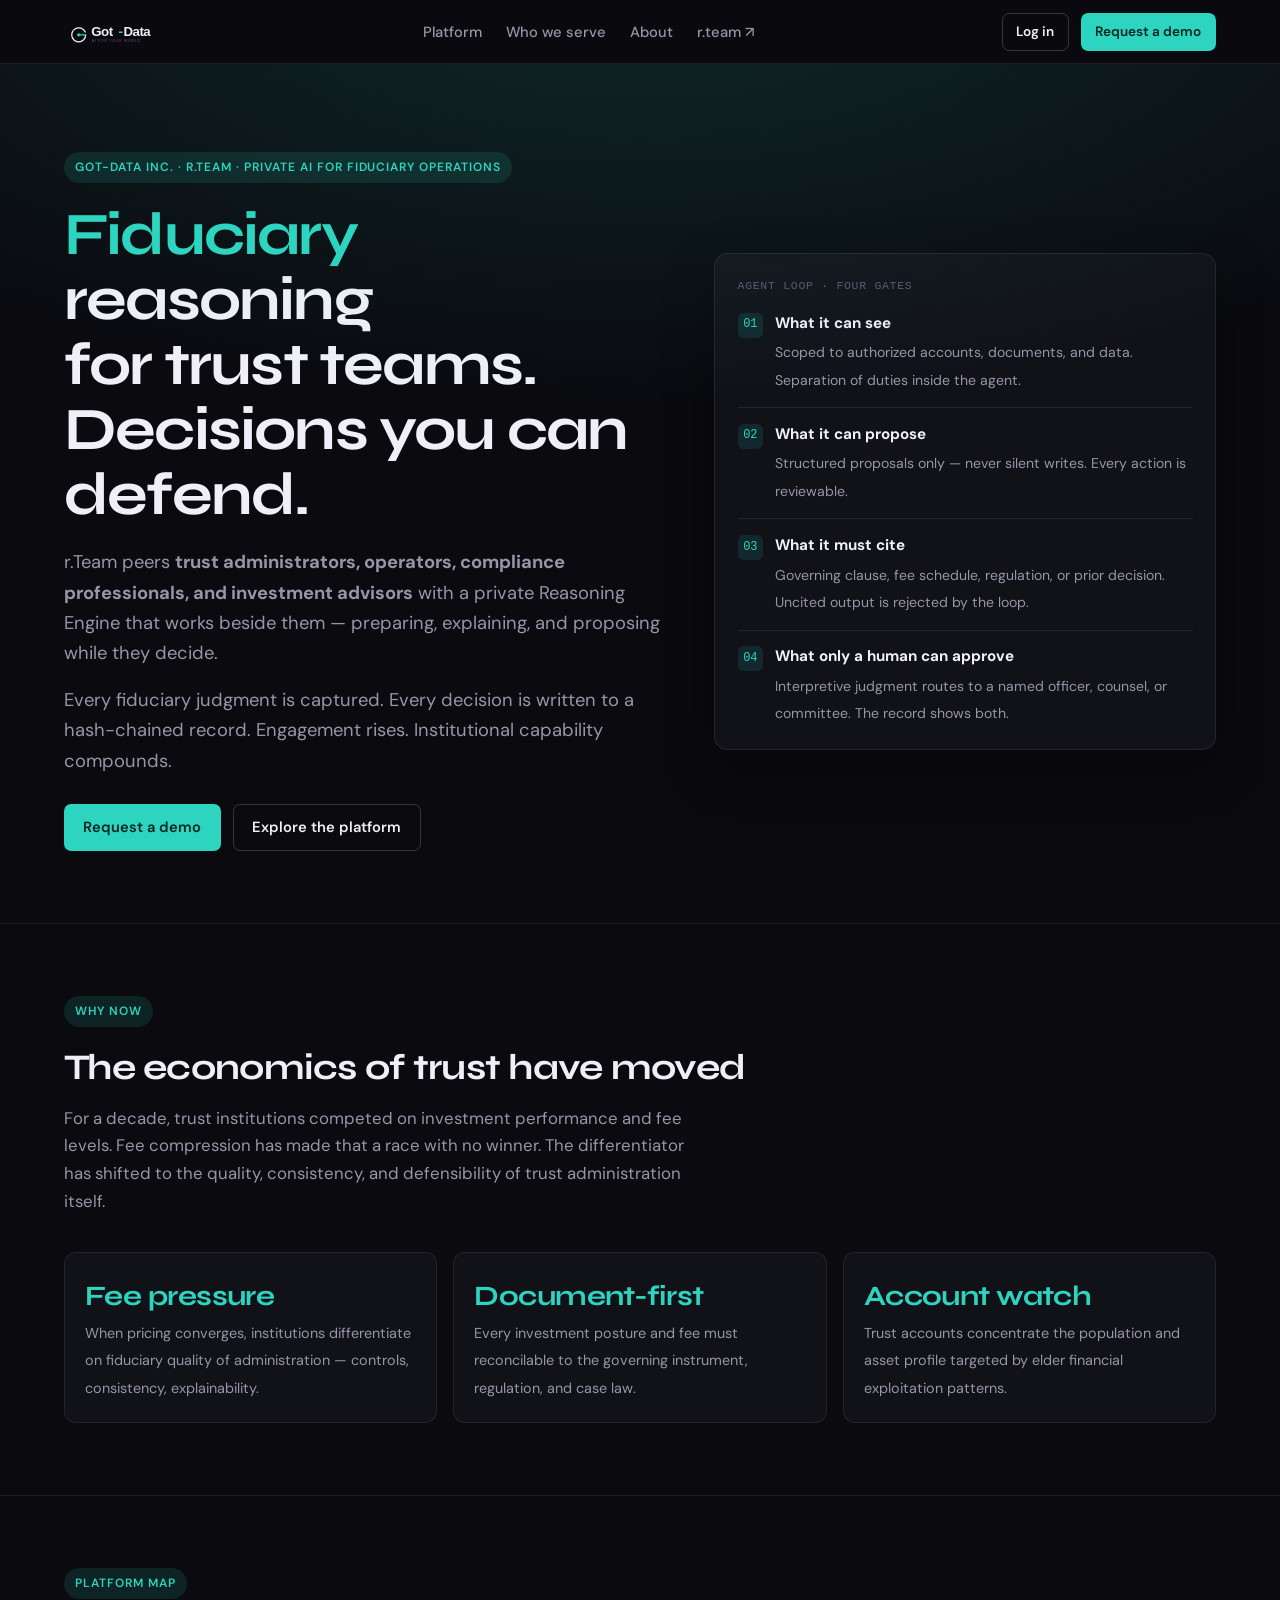
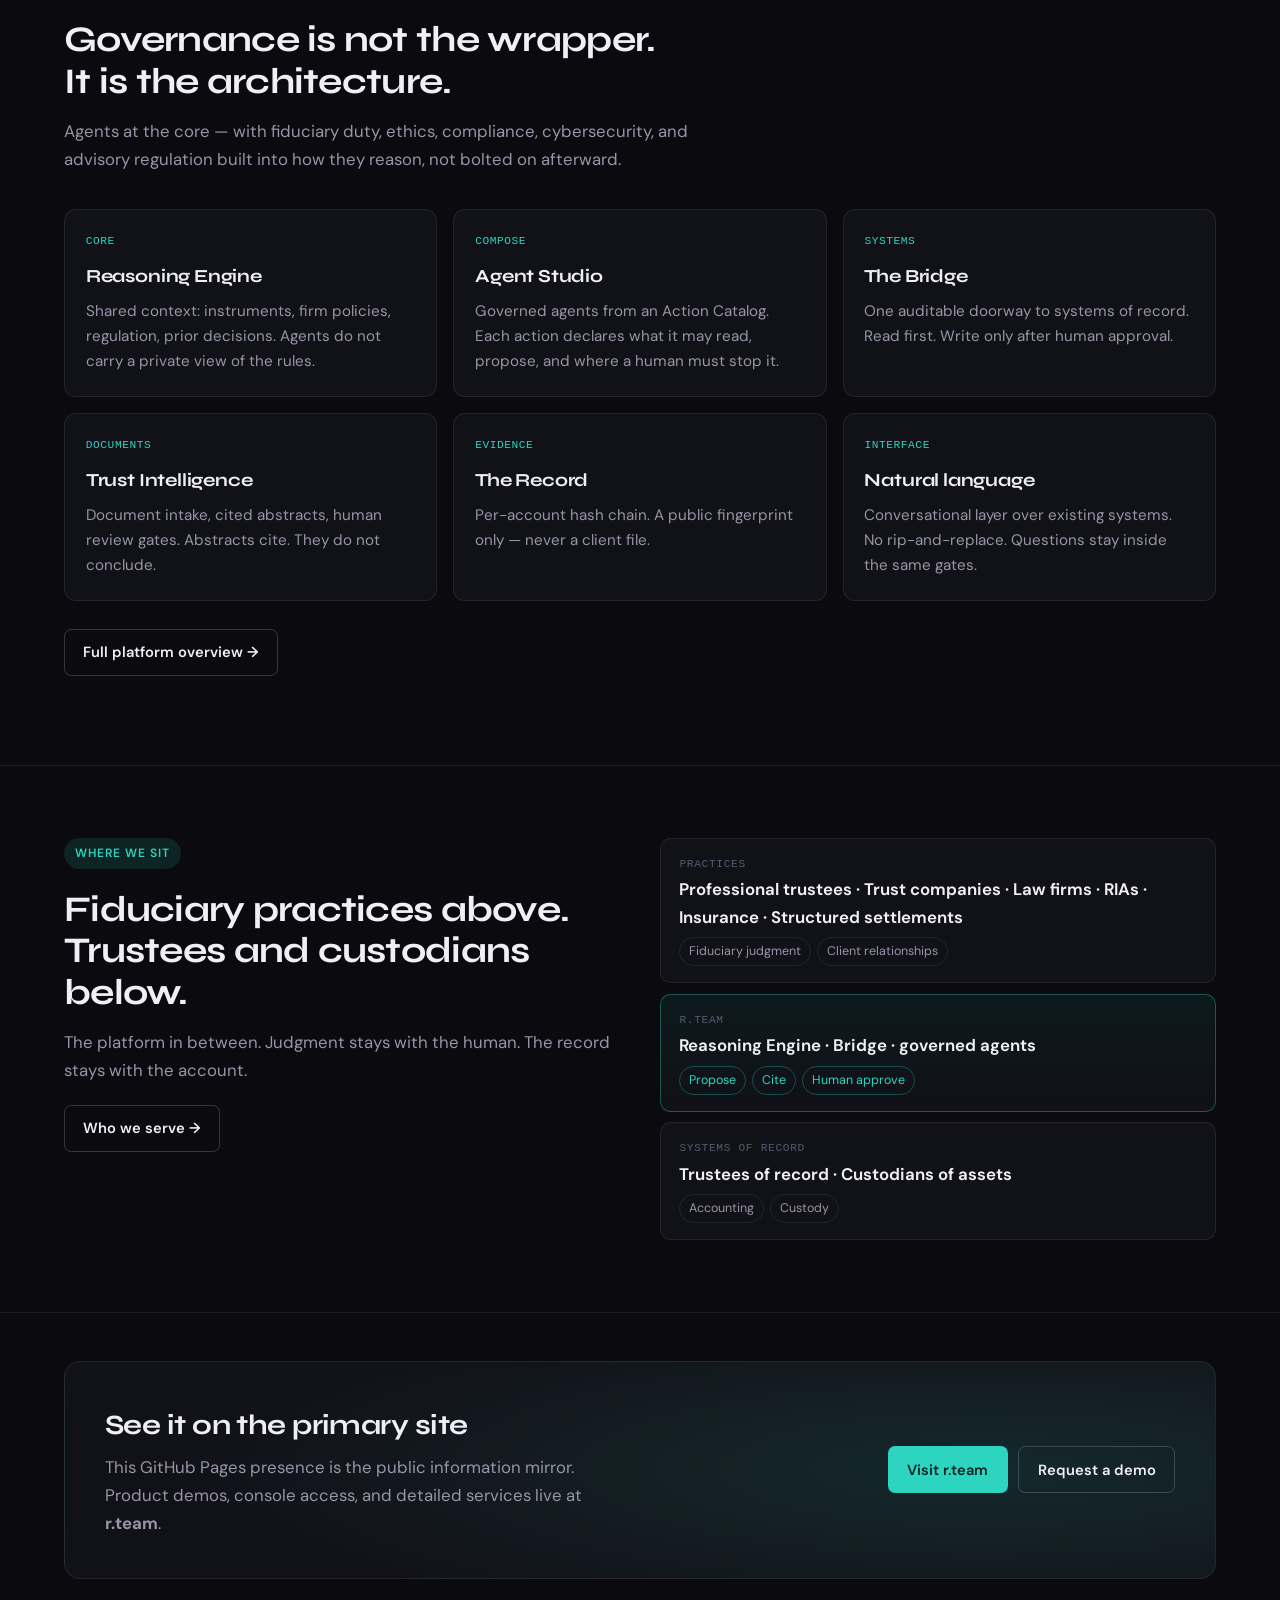
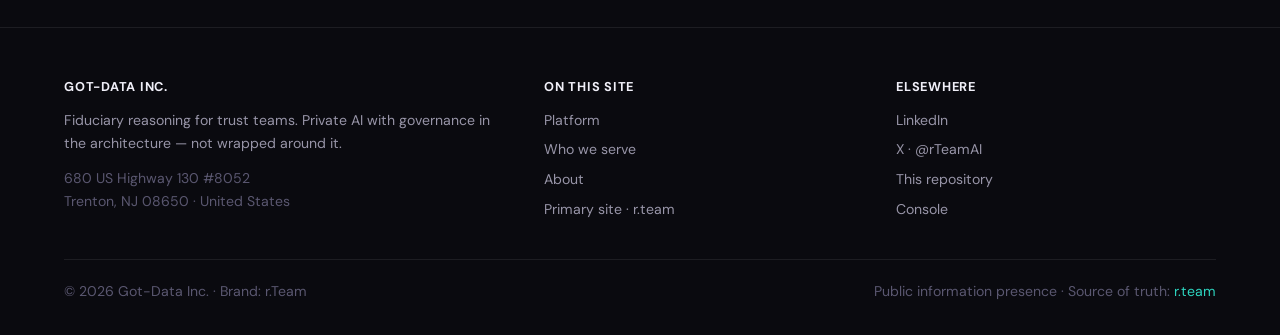
<file: index.html>
<!DOCTYPE html>
<html lang="en">
<head>
  <meta charset="utf-8" />
  <meta name="viewport" content="width=device-width, initial-scale=1" />
  <meta name="theme-color" content="#2DD4BF" />
  <title>r.Team by Got-Data | Fiduciary Reasoning for Trust Teams</title>
  <meta name="description" content="Public presence for r.Team by Got-Data Inc. — private fiduciary reasoning for trust administrators, operators, compliance, and investment advisors." />
  <meta property="og:title" content="r.Team by Got-Data | Fiduciary Reasoning for Trust Teams" />
  <meta property="og:description" content="Public presence for r.Team by Got-Data Inc. — private fiduciary reasoning for trust administrators, operators, compliance, and investment advisors." />
  <meta property="og:type" content="website" />
  <meta property="og:url" content="https://steve-rteam.github.io/got-data/index.html" />
  <meta property="og:site_name" content="r.Team by Got-Data Inc." />
  <link rel="canonical" href="https://steve-rteam.github.io/got-data/index.html" />
  <link rel="icon" href="assets/icon.svg" type="image/svg+xml" />
  <link rel="preconnect" href="https://fonts.googleapis.com" />
  <link rel="preconnect" href="https://fonts.gstatic.com" crossorigin />
  <link href="https://fonts.googleapis.com/css2?family=DM+Sans:ital,opsz,wght@0,9..40,400;0,9..40,500;0,9..40,600;0,9..40,700;1,9..40,400&family=Syne:wght@600;700;800&display=swap" rel="stylesheet" />
  <link rel="stylesheet" href="css/site.css" />
  <script type="application/ld+json">
  {{
    "@context": "https://schema.org",
    "@type": "Organization",
    "name": "Got-Data Inc.",
    "alternateName": ["Got Data", "GotData", "r.Team"],
    "url": "https://r.team",
    "description": "Fiduciary Reasoning Platform built with agents at the core — for trust companies, RIAs, family offices, and bank wealth and trust departments.",
    "logo": "https://steve-rteam.github.io/got-data/assets/logo.svg",
    "brand": {{"@type": "Brand", "name": "r.Team"}},
    "founder": {{"@type": "Person", "name": "Steve Quinn", "jobTitle": "Founder & Context Architect"}},
    "sameAs": [
      "https://www.linkedin.com/company/got-data-inc",
      "https://x.com/rTeamAI",
      "https://github.com/steve-rteam/got-data"
    ],
    "address": {{
      "@type": "PostalAddress",
      "streetAddress": "680 US Highway 130 #8052",
      "addressLocality": "Trenton",
      "addressRegion": "NJ",
      "postalCode": "08650",
      "addressCountry": "US"
    }}
  }}
  </script>
</head>
<body>
  <a class="skip" href="#main">Skip to main content</a>
  <header class="site-header">
    <div class="container header-inner">
      <a class="brand" href="index.html" aria-label="r.Team home">
        <img src="assets/logo.svg" alt="r.Team — Got-Data Inc." height="28" />
      </a>
      <nav class="nav" aria-label="Primary">
        <a href="platform.html">Platform</a>
        <a href="who-we-serve.html">Who we serve</a>
        <a href="about.html">About</a>
        <a href="https://r.team" rel="noopener">r.team ↗</a>
      </nav>
      <div class="header-cta">
        <a class="btn btn-ghost btn-sm" href="https://console.r.team" rel="noopener">Log in</a>
        <a class="btn btn-primary btn-sm" href="https://r.team/contact?intent=demo" rel="noopener">Request a demo</a>
      </div>
      <button class="nav-toggle" type="button" aria-expanded="false" aria-controls="mobile-nav" id="nav-toggle">Menu</button>
    </div>
    <div class="mobile-nav" id="mobile-nav" hidden>
      <a href="platform.html">Platform</a>
      <a href="who-we-serve.html">Who we serve</a>
      <a href="about.html">About</a>
      <a href="https://r.team" rel="noopener">r.team</a>
      <a href="https://r.team/contact?intent=demo" rel="noopener">Request a demo</a>
    </div>
  </header>
  <main id="main">

<section class="hero">
  <div class="container hero-grid">
    <div>
      <span class="section-label">Got-Data Inc. · r.Team · Private AI for fiduciary operations</span>
      <h1><span class="accent">Fiduciary</span> reasoning<br/>for trust teams.<br/>Decisions you can defend.</h1>
      <p class="lead">
        r.Team peers <strong>trust administrators, operators, compliance professionals, and investment advisors</strong>
        with a private Reasoning Engine that works beside them — preparing, explaining, and proposing while they decide.
      </p>
      <p class="lead">
        Every fiduciary judgment is captured. Every decision is written to a hash-chained record.
        Engagement rises. Institutional capability compounds.
      </p>
      <div class="hero-actions">
        <a class="btn btn-primary" href="https://r.team/contact?intent=demo" rel="noopener">Request a demo</a>
        <a class="btn btn-ghost" href="platform.html">Explore the platform</a>
      </div>
    </div>
    <aside class="panel" aria-label="Four fiduciary gates">
      <p class="panel-title">Agent loop · four gates</p>
      <div class="gate">
        <div class="gate-item"><div class="gate-num">01</div><div><strong>What it can see</strong><span>Scoped to authorized accounts, documents, and data. Separation of duties inside the agent.</span></div></div>
        <div class="gate-item"><div class="gate-num">02</div><div><strong>What it can propose</strong><span>Structured proposals only — never silent writes. Every action is reviewable.</span></div></div>
        <div class="gate-item"><div class="gate-num">03</div><div><strong>What it must cite</strong><span>Governing clause, fee schedule, regulation, or prior decision. Uncited output is rejected by the loop.</span></div></div>
        <div class="gate-item"><div class="gate-num">04</div><div><strong>What only a human can approve</strong><span>Interpretive judgment routes to a named officer, counsel, or committee. The record shows both.</span></div></div>
      </div>
    </aside>
  </div>
</section>

<section>
  <div class="container">
    <span class="section-label">Why now</span>
    <h2 class="h2">The economics of trust have moved</h2>
    <p class="section-intro">
      For a decade, trust institutions competed on investment performance and fee levels.
      Fee compression has made that a race with no winner. The differentiator has shifted to the
      quality, consistency, and defensibility of trust administration itself.
    </p>
    <div class="stats">
      <div class="stat"><strong>Fee pressure</strong><span>When pricing converges, institutions differentiate on fiduciary quality of administration — controls, consistency, explainability.</span></div>
      <div class="stat"><strong>Document-first</strong><span>Every investment posture and fee must reconcilable to the governing instrument, regulation, and case law.</span></div>
      <div class="stat"><strong>Account watch</strong><span>Trust accounts concentrate the population and asset profile targeted by elder financial exploitation patterns.</span></div>
    </div>
  </div>
</section>

<section>
  <div class="container">
    <span class="section-label">Platform map</span>
    <h2 class="h2">Governance is not the wrapper.<br/>It is the architecture.</h2>
    <p class="section-intro">
      Agents at the core — with fiduciary duty, ethics, compliance, cybersecurity, and advisory
      regulation built into how they reason, not bolted on afterward.
    </p>
    <div class="cards">
      <article class="card"><div class="meta">Core</div><h3>Reasoning Engine</h3><p>Shared context: instruments, firm policies, regulation, prior decisions. Agents do not carry a private view of the rules.</p></article>
      <article class="card"><div class="meta">Compose</div><h3>Agent Studio</h3><p>Governed agents from an Action Catalog. Each action declares what it may read, propose, and where a human must stop it.</p></article>
      <article class="card"><div class="meta">Systems</div><h3>The Bridge</h3><p>One auditable doorway to systems of record. Read first. Write only after human approval.</p></article>
      <article class="card"><div class="meta">Documents</div><h3>Trust Intelligence</h3><p>Document intake, cited abstracts, human review gates. Abstracts cite. They do not conclude.</p></article>
      <article class="card"><div class="meta">Evidence</div><h3>The Record</h3><p>Per-account hash chain. A public fingerprint only — never a client file.</p></article>
      <article class="card"><div class="meta">Interface</div><h3>Natural language</h3><p>Conversational layer over existing systems. No rip-and-replace. Questions stay inside the same gates.</p></article>
    </div>
    <p style="margin-top:1.75rem"><a class="btn btn-ghost" href="platform.html">Full platform overview →</a></p>
  </div>
</section>

<section>
  <div class="container split">
    <div>
      <span class="section-label">Where we sit</span>
      <h2 class="h2">Fiduciary practices above.<br/>Trustees and custodians below.</h2>
      <p class="section-intro" style="margin-bottom:1.25rem">
        The platform in between. Judgment stays with the human. The record stays with the account.
      </p>
      <a class="btn btn-ghost" href="who-we-serve.html">Who we serve →</a>
    </div>
    <div class="stack-layers" aria-label="Stack diagram">
      <div class="layer">
        <div class="label">Practices</div>
        <div class="title">Professional trustees · Trust companies · Law firms · RIAs · Insurance · Structured settlements</div>
        <div class="chips"><span class="chip">Fiduciary judgment</span><span class="chip">Client relationships</span></div>
      </div>
      <div class="layer mid">
        <div class="label">r.Team</div>
        <div class="title">Reasoning Engine · Bridge · governed agents</div>
        <div class="chips"><span class="chip">Propose</span><span class="chip">Cite</span><span class="chip">Human approve</span></div>
      </div>
      <div class="layer">
        <div class="label">Systems of record</div>
        <div class="title">Trustees of record · Custodians of assets</div>
        <div class="chips"><span class="chip">Accounting</span><span class="chip">Custody</span></div>
      </div>
    </div>
  </div>
</section>

<section class="tight">
  <div class="container">
    <div class="cta-band">
      <div>
        <h2>See it on the primary site</h2>
        <p>This GitHub Pages presence is the public information mirror. Product demos, console access, and detailed services live at <strong>r.team</strong>.</p>
      </div>
      <div style="display:flex;gap:0.65rem;flex-wrap:wrap">
        <a class="btn btn-primary" href="https://r.team" rel="noopener">Visit r.team</a>
        <a class="btn btn-ghost" href="https://r.team/contact?intent=demo" rel="noopener">Request a demo</a>
      </div>
    </div>
  </div>
</section>

  </main>
  <footer class="site-footer">
    <div class="container">
      <div class="footer-grid">
        <div>
          <h4>Got-Data Inc.</h4>
          <p style="margin:0 0 0.75rem;color:var(--text-secondary);max-width:28rem">
            Fiduciary reasoning for trust teams. Private AI with governance in the architecture —
            not wrapped around it.
          </p>
          <p style="margin:0">680 US Highway 130 #8052<br/>Trenton, NJ 08650 · United States</p>
        </div>
        <div>
          <h4>On this site</h4>
          <a href="platform.html">Platform</a>
          <a href="who-we-serve.html">Who we serve</a>
          <a href="about.html">About</a>
          <a href="https://r.team" rel="noopener">Primary site · r.team</a>
        </div>
        <div>
          <h4>Elsewhere</h4>
          <a href="https://www.linkedin.com/company/got-data-inc" rel="noopener">LinkedIn</a>
          <a href="https://x.com/rTeamAI" rel="noopener">X · @rTeamAI</a>
          <a href="https://github.com/steve-rteam/got-data" rel="noopener">This repository</a>
          <a href="https://console.r.team" rel="noopener">Console</a>
        </div>
      </div>
      <div class="footer-bottom">
        <span>© 2026 Got-Data Inc. · Brand: r.Team</span>
        <span>Public information presence · Source of truth: <a href="https://r.team">r.team</a></span>
      </div>
    </div>
  </footer>
  <script>
    const btn = document.getElementById('nav-toggle');
    const panel = document.getElementById('mobile-nav');
    if (btn && panel) {
      btn.addEventListener('click', () => {
        const open = panel.classList.toggle('open');
        panel.hidden = !open;
        btn.setAttribute('aria-expanded', open ? 'true' : 'false');
      });
    }
  </script>
</body>
</html>
</file>
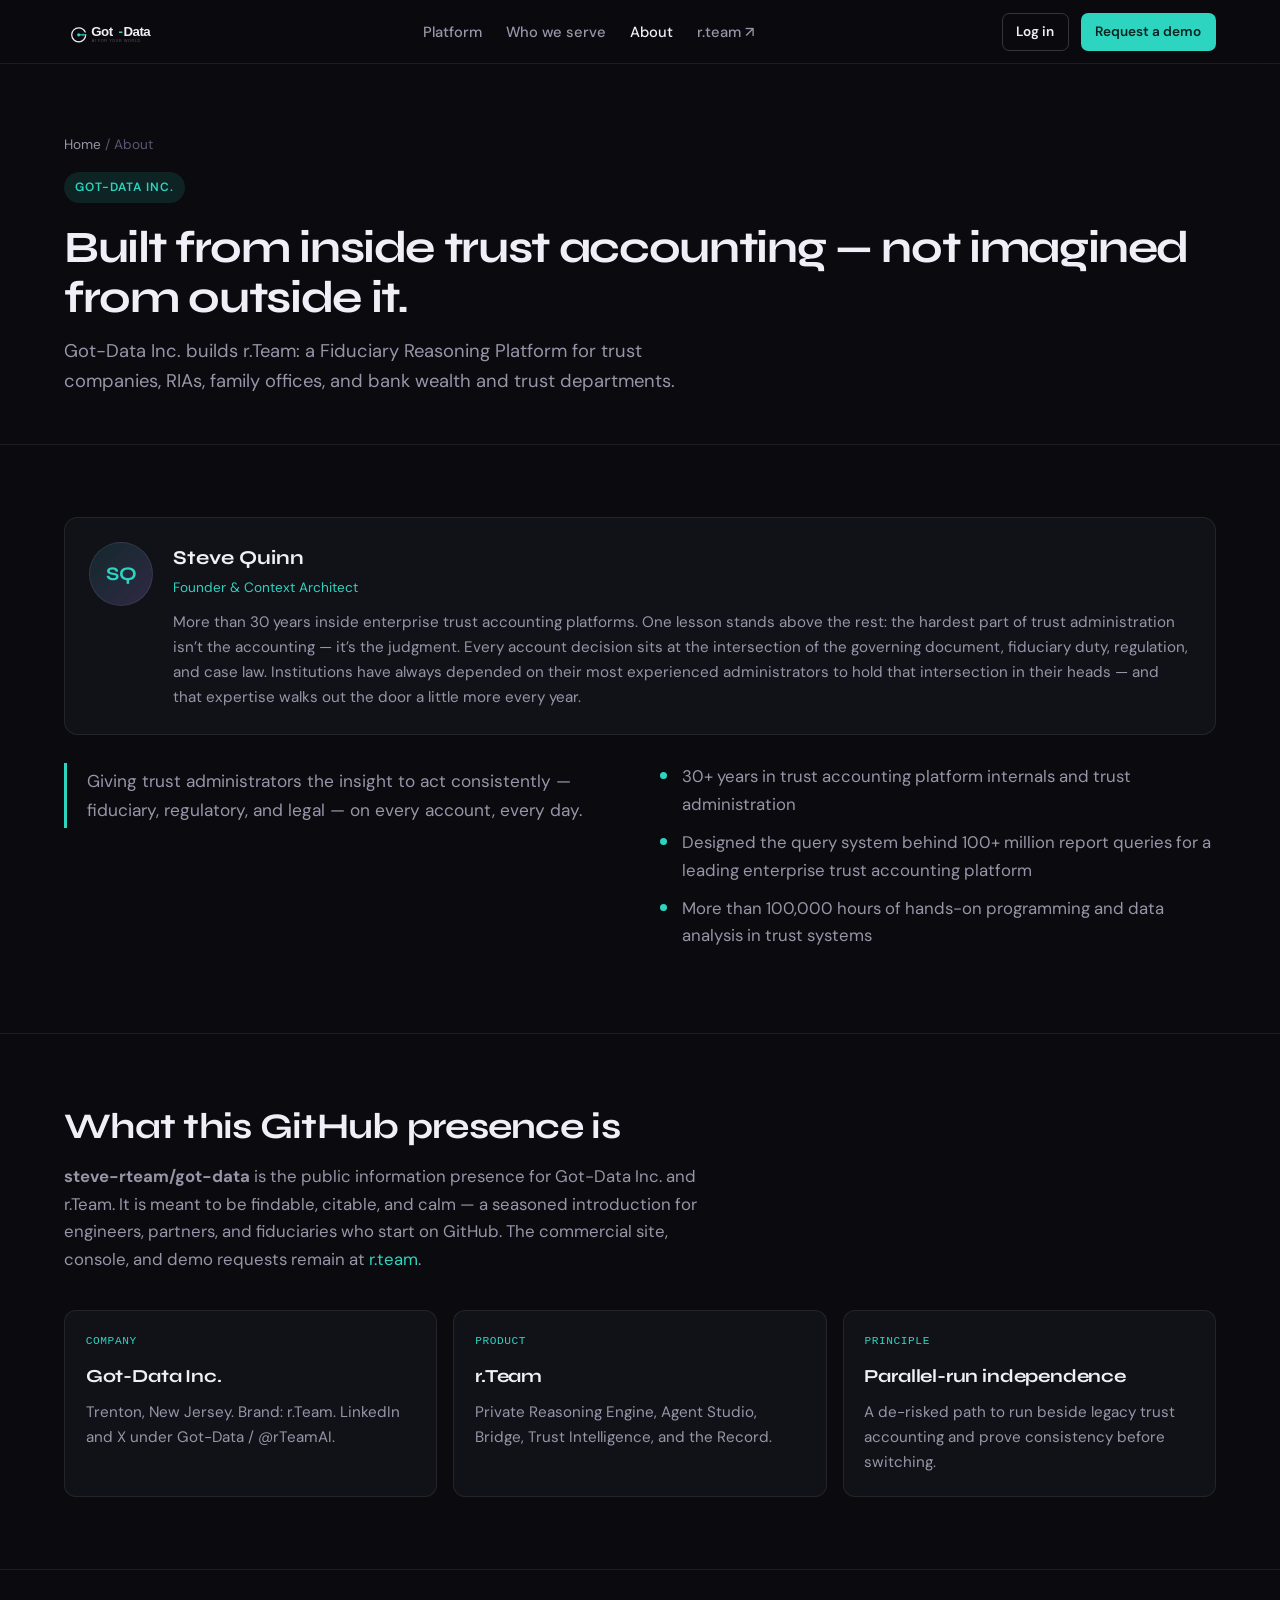
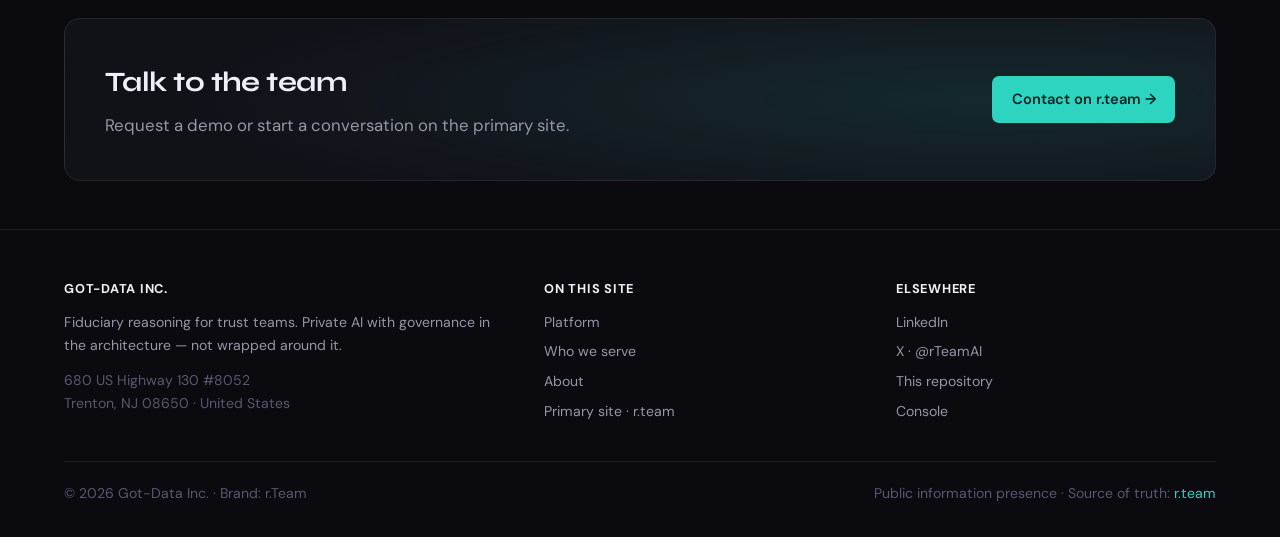
<file: about.html>
<!DOCTYPE html>
<html lang="en">
<head>
  <meta charset="utf-8" />
  <meta name="viewport" content="width=device-width, initial-scale=1" />
  <meta name="theme-color" content="#2DD4BF" />
  <title>About Got-Data Inc. and r.Team</title>
  <meta name="description" content="About Got-Data Inc., founder Steve Quinn, and the public GitHub presence for r.Team." />
  <meta property="og:title" content="About Got-Data Inc. and r.Team" />
  <meta property="og:description" content="About Got-Data Inc., founder Steve Quinn, and the public GitHub presence for r.Team." />
  <meta property="og:type" content="website" />
  <meta property="og:url" content="https://steve-rteam.github.io/got-data/about.html" />
  <meta property="og:site_name" content="r.Team by Got-Data Inc." />
  <link rel="canonical" href="https://steve-rteam.github.io/got-data/about.html" />
  <link rel="icon" href="assets/icon.svg" type="image/svg+xml" />
  <link rel="preconnect" href="https://fonts.googleapis.com" />
  <link rel="preconnect" href="https://fonts.gstatic.com" crossorigin />
  <link href="https://fonts.googleapis.com/css2?family=DM+Sans:ital,opsz,wght@0,9..40,400;0,9..40,500;0,9..40,600;0,9..40,700;1,9..40,400&family=Syne:wght@600;700;800&display=swap" rel="stylesheet" />
  <link rel="stylesheet" href="css/site.css" />
  <script type="application/ld+json">
  {{
    "@context": "https://schema.org",
    "@type": "Organization",
    "name": "Got-Data Inc.",
    "alternateName": ["Got Data", "GotData", "r.Team"],
    "url": "https://r.team",
    "description": "Fiduciary Reasoning Platform built with agents at the core — for trust companies, RIAs, family offices, and bank wealth and trust departments.",
    "logo": "https://steve-rteam.github.io/got-data/assets/logo.svg",
    "brand": {{"@type": "Brand", "name": "r.Team"}},
    "founder": {{"@type": "Person", "name": "Steve Quinn", "jobTitle": "Founder & Context Architect"}},
    "sameAs": [
      "https://www.linkedin.com/company/got-data-inc",
      "https://x.com/rTeamAI",
      "https://github.com/steve-rteam/got-data"
    ],
    "address": {{
      "@type": "PostalAddress",
      "streetAddress": "680 US Highway 130 #8052",
      "addressLocality": "Trenton",
      "addressRegion": "NJ",
      "postalCode": "08650",
      "addressCountry": "US"
    }}
  }}
  </script>
</head>
<body>
  <a class="skip" href="#main">Skip to main content</a>
  <header class="site-header">
    <div class="container header-inner">
      <a class="brand" href="index.html" aria-label="r.Team home">
        <img src="assets/logo.svg" alt="r.Team — Got-Data Inc." height="28" />
      </a>
      <nav class="nav" aria-label="Primary">
        <a href="platform.html">Platform</a>
        <a href="who-we-serve.html">Who we serve</a>
        <a href="about.html" aria-current="page">About</a>
        <a href="https://r.team" rel="noopener">r.team ↗</a>
      </nav>
      <div class="header-cta">
        <a class="btn btn-ghost btn-sm" href="https://console.r.team" rel="noopener">Log in</a>
        <a class="btn btn-primary btn-sm" href="https://r.team/contact?intent=demo" rel="noopener">Request a demo</a>
      </div>
      <button class="nav-toggle" type="button" aria-expanded="false" aria-controls="mobile-nav" id="nav-toggle">Menu</button>
    </div>
    <div class="mobile-nav" id="mobile-nav" hidden>
      <a href="platform.html">Platform</a>
      <a href="who-we-serve.html">Who we serve</a>
      <a href="about.html">About</a>
      <a href="https://r.team" rel="noopener">r.team</a>
      <a href="https://r.team/contact?intent=demo" rel="noopener">Request a demo</a>
    </div>
  </header>
  <main id="main">

<section class="page-hero">
  <div class="container">
    <p class="crumbs"><a href="index.html">Home</a> / About</p>
    <span class="section-label">Got-Data Inc.</span>
    <h1>Built from inside trust accounting — not imagined from outside it.</h1>
    <p class="lead">
      Got-Data Inc. builds r.Team: a Fiduciary Reasoning Platform for trust companies, RIAs,
      family offices, and bank wealth and trust departments.
    </p>
  </div>
</section>

<section>
  <div class="container">
    <div class="founder">
      <div class="avatar" aria-hidden="true">SQ</div>
      <div>
        <h3>Steve Quinn</h3>
        <div class="role">Founder &amp; Context Architect</div>
        <p>
          More than 30 years inside enterprise trust accounting platforms. One lesson stands above the rest:
          the hardest part of trust administration isn’t the accounting — it’s the judgment. Every account
          decision sits at the intersection of the governing document, fiduciary duty, regulation, and case law.
          Institutions have always depended on their most experienced administrators to hold that intersection
          in their heads — and that expertise walks out the door a little more every year.
        </p>
      </div>
    </div>
    <div style="margin-top:1.75rem" class="split">
      <blockquote class="quote">
        Giving trust administrators the insight to act consistently — fiduciary, regulatory, and legal —
        on every account, every day.
      </blockquote>
      <ul class="list-check">
        <li>30+ years in trust accounting platform internals and trust administration</li>
        <li>Designed the query system behind 100+ million report queries for a leading enterprise trust accounting platform</li>
        <li>More than 100,000 hours of hands-on programming and data analysis in trust systems</li>
      </ul>
    </div>
  </div>
</section>

<section>
  <div class="container">
    <h2 class="h2">What this GitHub presence is</h2>
    <p class="section-intro">
      <strong>steve-rteam/got-data</strong> is the public information presence for Got-Data Inc. and r.Team.
      It is meant to be findable, citable, and calm — a seasoned introduction for engineers, partners,
      and fiduciaries who start on GitHub. The commercial site, console, and demo requests remain at
      <a href="https://r.team">r.team</a>.
    </p>
    <div class="cards">
      <article class="card"><div class="meta">Company</div><h3>Got-Data Inc.</h3><p>Trenton, New Jersey. Brand: r.Team. LinkedIn and X under Got-Data / @rTeamAI.</p></article>
      <article class="card"><div class="meta">Product</div><h3>r.Team</h3><p>Private Reasoning Engine, Agent Studio, Bridge, Trust Intelligence, and the Record.</p></article>
      <article class="card"><div class="meta">Principle</div><h3>Parallel-run independence</h3><p>A de-risked path to run beside legacy trust accounting and prove consistency before switching.</p></article>
    </div>
  </div>
</section>

<section class="tight">
  <div class="container">
    <div class="cta-band">
      <div>
        <h2>Talk to the team</h2>
        <p>Request a demo or start a conversation on the primary site.</p>
      </div>
      <a class="btn btn-primary" href="https://r.team/contact" rel="noopener">Contact on r.team →</a>
    </div>
  </div>
</section>

  </main>
  <footer class="site-footer">
    <div class="container">
      <div class="footer-grid">
        <div>
          <h4>Got-Data Inc.</h4>
          <p style="margin:0 0 0.75rem;color:var(--text-secondary);max-width:28rem">
            Fiduciary reasoning for trust teams. Private AI with governance in the architecture —
            not wrapped around it.
          </p>
          <p style="margin:0">680 US Highway 130 #8052<br/>Trenton, NJ 08650 · United States</p>
        </div>
        <div>
          <h4>On this site</h4>
          <a href="platform.html">Platform</a>
          <a href="who-we-serve.html">Who we serve</a>
          <a href="about.html">About</a>
          <a href="https://r.team" rel="noopener">Primary site · r.team</a>
        </div>
        <div>
          <h4>Elsewhere</h4>
          <a href="https://www.linkedin.com/company/got-data-inc" rel="noopener">LinkedIn</a>
          <a href="https://x.com/rTeamAI" rel="noopener">X · @rTeamAI</a>
          <a href="https://github.com/steve-rteam/got-data" rel="noopener">This repository</a>
          <a href="https://console.r.team" rel="noopener">Console</a>
        </div>
      </div>
      <div class="footer-bottom">
        <span>© 2026 Got-Data Inc. · Brand: r.Team</span>
        <span>Public information presence · Source of truth: <a href="https://r.team">r.team</a></span>
      </div>
    </div>
  </footer>
  <script>
    const btn = document.getElementById('nav-toggle');
    const panel = document.getElementById('mobile-nav');
    if (btn && panel) {
      btn.addEventListener('click', () => {
        const open = panel.classList.toggle('open');
        panel.hidden = !open;
        btn.setAttribute('aria-expanded', open ? 'true' : 'false');
      });
    }
  </script>
</body>
</html>
</file>
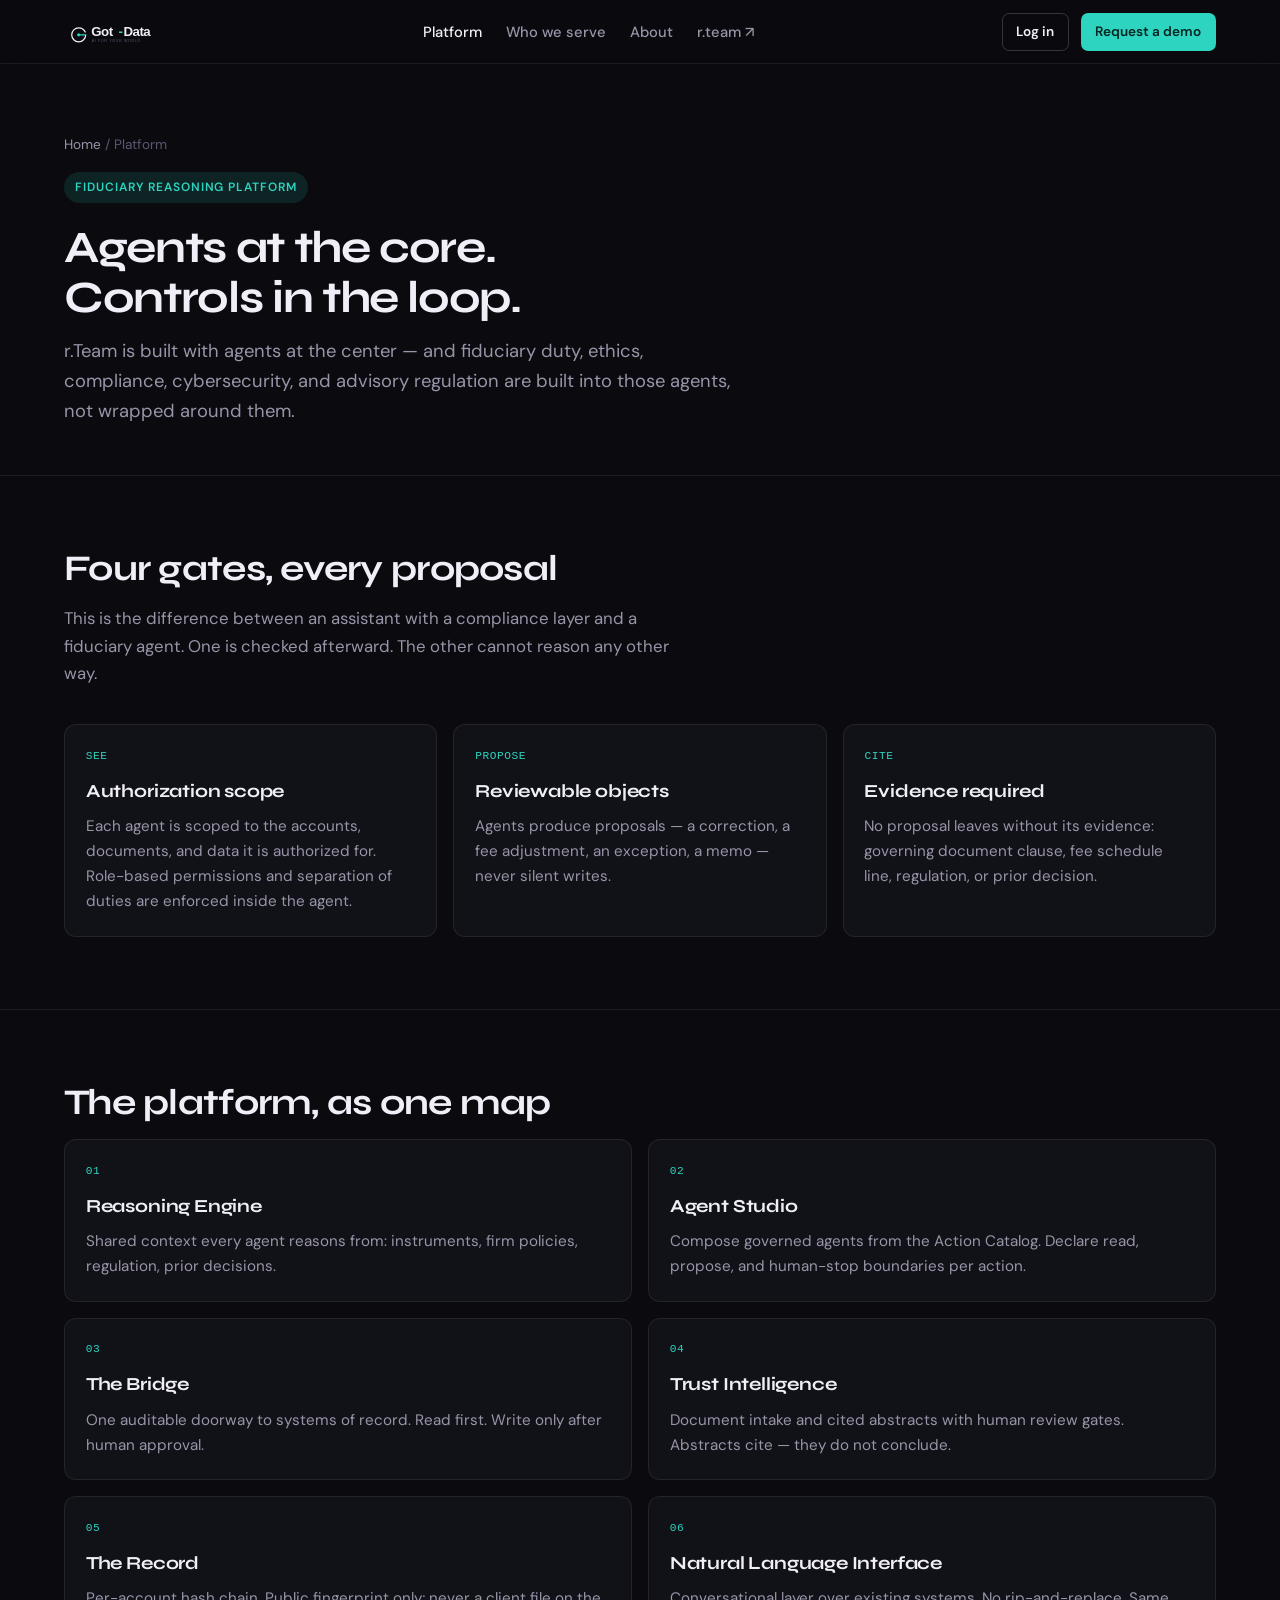
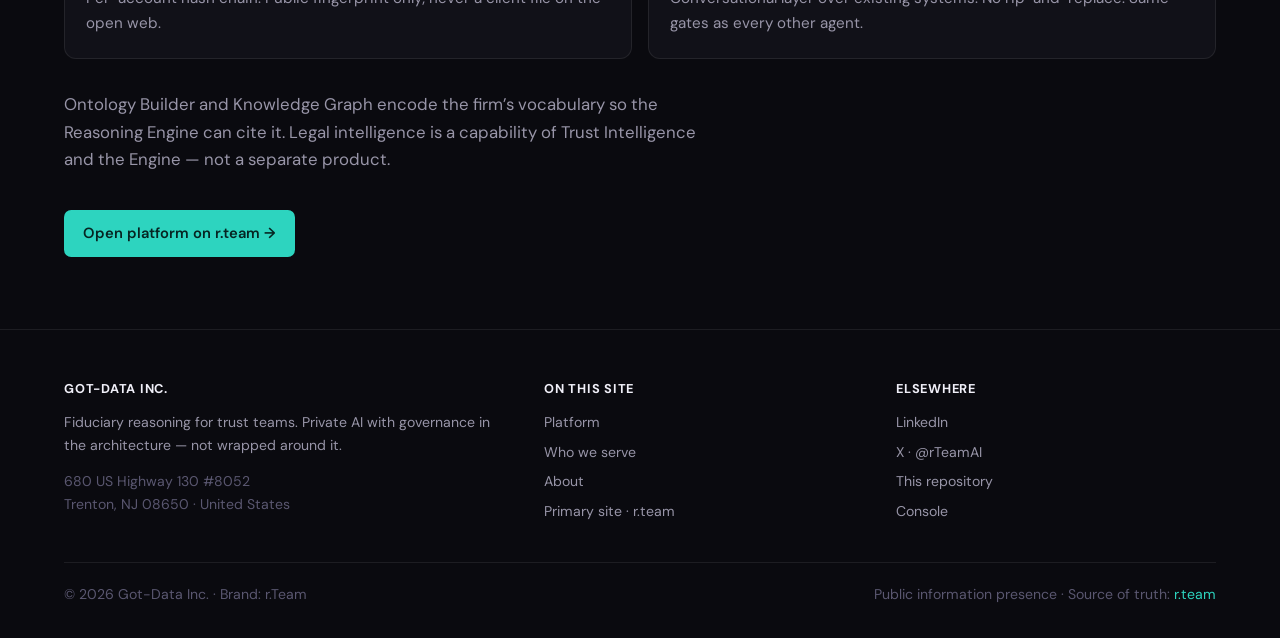
<file: platform.html>
<!DOCTYPE html>
<html lang="en">
<head>
  <meta charset="utf-8" />
  <meta name="viewport" content="width=device-width, initial-scale=1" />
  <meta name="theme-color" content="#2DD4BF" />
  <title>Platform · r.Team by Got-Data</title>
  <meta name="description" content="Fiduciary Reasoning Platform: Reasoning Engine, Agent Studio, Bridge, Trust Intelligence, and the Record — governance in the architecture." />
  <meta property="og:title" content="Platform · r.Team by Got-Data" />
  <meta property="og:description" content="Fiduciary Reasoning Platform: Reasoning Engine, Agent Studio, Bridge, Trust Intelligence, and the Record — governance in the architecture." />
  <meta property="og:type" content="website" />
  <meta property="og:url" content="https://steve-rteam.github.io/got-data/platform.html" />
  <meta property="og:site_name" content="r.Team by Got-Data Inc." />
  <link rel="canonical" href="https://steve-rteam.github.io/got-data/platform.html" />
  <link rel="icon" href="assets/icon.svg" type="image/svg+xml" />
  <link rel="preconnect" href="https://fonts.googleapis.com" />
  <link rel="preconnect" href="https://fonts.gstatic.com" crossorigin />
  <link href="https://fonts.googleapis.com/css2?family=DM+Sans:ital,opsz,wght@0,9..40,400;0,9..40,500;0,9..40,600;0,9..40,700;1,9..40,400&family=Syne:wght@600;700;800&display=swap" rel="stylesheet" />
  <link rel="stylesheet" href="css/site.css" />
  <script type="application/ld+json">
  {{
    "@context": "https://schema.org",
    "@type": "Organization",
    "name": "Got-Data Inc.",
    "alternateName": ["Got Data", "GotData", "r.Team"],
    "url": "https://r.team",
    "description": "Fiduciary Reasoning Platform built with agents at the core — for trust companies, RIAs, family offices, and bank wealth and trust departments.",
    "logo": "https://steve-rteam.github.io/got-data/assets/logo.svg",
    "brand": {{"@type": "Brand", "name": "r.Team"}},
    "founder": {{"@type": "Person", "name": "Steve Quinn", "jobTitle": "Founder & Context Architect"}},
    "sameAs": [
      "https://www.linkedin.com/company/got-data-inc",
      "https://x.com/rTeamAI",
      "https://github.com/steve-rteam/got-data"
    ],
    "address": {{
      "@type": "PostalAddress",
      "streetAddress": "680 US Highway 130 #8052",
      "addressLocality": "Trenton",
      "addressRegion": "NJ",
      "postalCode": "08650",
      "addressCountry": "US"
    }}
  }}
  </script>
</head>
<body>
  <a class="skip" href="#main">Skip to main content</a>
  <header class="site-header">
    <div class="container header-inner">
      <a class="brand" href="index.html" aria-label="r.Team home">
        <img src="assets/logo.svg" alt="r.Team — Got-Data Inc." height="28" />
      </a>
      <nav class="nav" aria-label="Primary">
        <a href="platform.html" aria-current="page">Platform</a>
        <a href="who-we-serve.html">Who we serve</a>
        <a href="about.html">About</a>
        <a href="https://r.team" rel="noopener">r.team ↗</a>
      </nav>
      <div class="header-cta">
        <a class="btn btn-ghost btn-sm" href="https://console.r.team" rel="noopener">Log in</a>
        <a class="btn btn-primary btn-sm" href="https://r.team/contact?intent=demo" rel="noopener">Request a demo</a>
      </div>
      <button class="nav-toggle" type="button" aria-expanded="false" aria-controls="mobile-nav" id="nav-toggle">Menu</button>
    </div>
    <div class="mobile-nav" id="mobile-nav" hidden>
      <a href="platform.html">Platform</a>
      <a href="who-we-serve.html">Who we serve</a>
      <a href="about.html">About</a>
      <a href="https://r.team" rel="noopener">r.team</a>
      <a href="https://r.team/contact?intent=demo" rel="noopener">Request a demo</a>
    </div>
  </header>
  <main id="main">

<section class="page-hero">
  <div class="container">
    <p class="crumbs"><a href="index.html">Home</a> / Platform</p>
    <span class="section-label">Fiduciary Reasoning Platform</span>
    <h1>Agents at the core.<br/>Controls in the loop.</h1>
    <p class="lead">
      r.Team is built with agents at the center — and fiduciary duty, ethics, compliance,
      cybersecurity, and advisory regulation are built into those agents, not wrapped around them.
    </p>
  </div>
</section>

<section>
  <div class="container">
    <h2 class="h2">Four gates, every proposal</h2>
    <p class="section-intro">This is the difference between an assistant with a compliance layer and a fiduciary agent. One is checked afterward. The other cannot reason any other way.</p>
    <div class="cards">
      <article class="card"><div class="meta">See</div><h3>Authorization scope</h3><p>Each agent is scoped to the accounts, documents, and data it is authorized for. Role-based permissions and separation of duties are enforced inside the agent.</p></article>
      <article class="card"><div class="meta">Propose</div><h3>Reviewable objects</h3><p>Agents produce proposals — a correction, a fee adjustment, an exception, a memo — never silent writes.</p></article>
      <article class="card"><div class="meta">Cite</div><h3>Evidence required</h3><p>No proposal leaves without its evidence: governing document clause, fee schedule line, regulation, or prior decision.</p></article>
    </div>
  </div>
</section>

<section>
  <div class="container">
    <h2 class="h2">The platform, as one map</h2>
    <div class="cards" style="grid-template-columns: repeat(2, 1fr);">
      <article class="card"><div class="meta">01</div><h3>Reasoning Engine</h3><p>Shared context every agent reasons from: instruments, firm policies, regulation, prior decisions.</p></article>
      <article class="card"><div class="meta">02</div><h3>Agent Studio</h3><p>Compose governed agents from the Action Catalog. Declare read, propose, and human-stop boundaries per action.</p></article>
      <article class="card"><div class="meta">03</div><h3>The Bridge</h3><p>One auditable doorway to systems of record. Read first. Write only after human approval.</p></article>
      <article class="card"><div class="meta">04</div><h3>Trust Intelligence</h3><p>Document intake and cited abstracts with human review gates. Abstracts cite — they do not conclude.</p></article>
      <article class="card"><div class="meta">05</div><h3>The Record</h3><p>Per-account hash chain. Public fingerprint only; never a client file on the open web.</p></article>
      <article class="card"><div class="meta">06</div><h3>Natural Language Interface</h3><p>Conversational layer over existing systems. No rip-and-replace. Same gates as every other agent.</p></article>
    </div>
    <p class="section-intro" style="margin-top:2rem">
      Ontology Builder and Knowledge Graph encode the firm’s vocabulary so the Reasoning Engine can cite it.
      Legal intelligence is a capability of Trust Intelligence and the Engine — not a separate product.
    </p>
    <a class="btn btn-primary" href="https://r.team/platform" rel="noopener">Open platform on r.team →</a>
  </div>
</section>

  </main>
  <footer class="site-footer">
    <div class="container">
      <div class="footer-grid">
        <div>
          <h4>Got-Data Inc.</h4>
          <p style="margin:0 0 0.75rem;color:var(--text-secondary);max-width:28rem">
            Fiduciary reasoning for trust teams. Private AI with governance in the architecture —
            not wrapped around it.
          </p>
          <p style="margin:0">680 US Highway 130 #8052<br/>Trenton, NJ 08650 · United States</p>
        </div>
        <div>
          <h4>On this site</h4>
          <a href="platform.html">Platform</a>
          <a href="who-we-serve.html">Who we serve</a>
          <a href="about.html">About</a>
          <a href="https://r.team" rel="noopener">Primary site · r.team</a>
        </div>
        <div>
          <h4>Elsewhere</h4>
          <a href="https://www.linkedin.com/company/got-data-inc" rel="noopener">LinkedIn</a>
          <a href="https://x.com/rTeamAI" rel="noopener">X · @rTeamAI</a>
          <a href="https://github.com/steve-rteam/got-data" rel="noopener">This repository</a>
          <a href="https://console.r.team" rel="noopener">Console</a>
        </div>
      </div>
      <div class="footer-bottom">
        <span>© 2026 Got-Data Inc. · Brand: r.Team</span>
        <span>Public information presence · Source of truth: <a href="https://r.team">r.team</a></span>
      </div>
    </div>
  </footer>
  <script>
    const btn = document.getElementById('nav-toggle');
    const panel = document.getElementById('mobile-nav');
    if (btn && panel) {
      btn.addEventListener('click', () => {
        const open = panel.classList.toggle('open');
        panel.hidden = !open;
        btn.setAttribute('aria-expanded', open ? 'true' : 'false');
      });
    }
  </script>
</body>
</html>
</file>
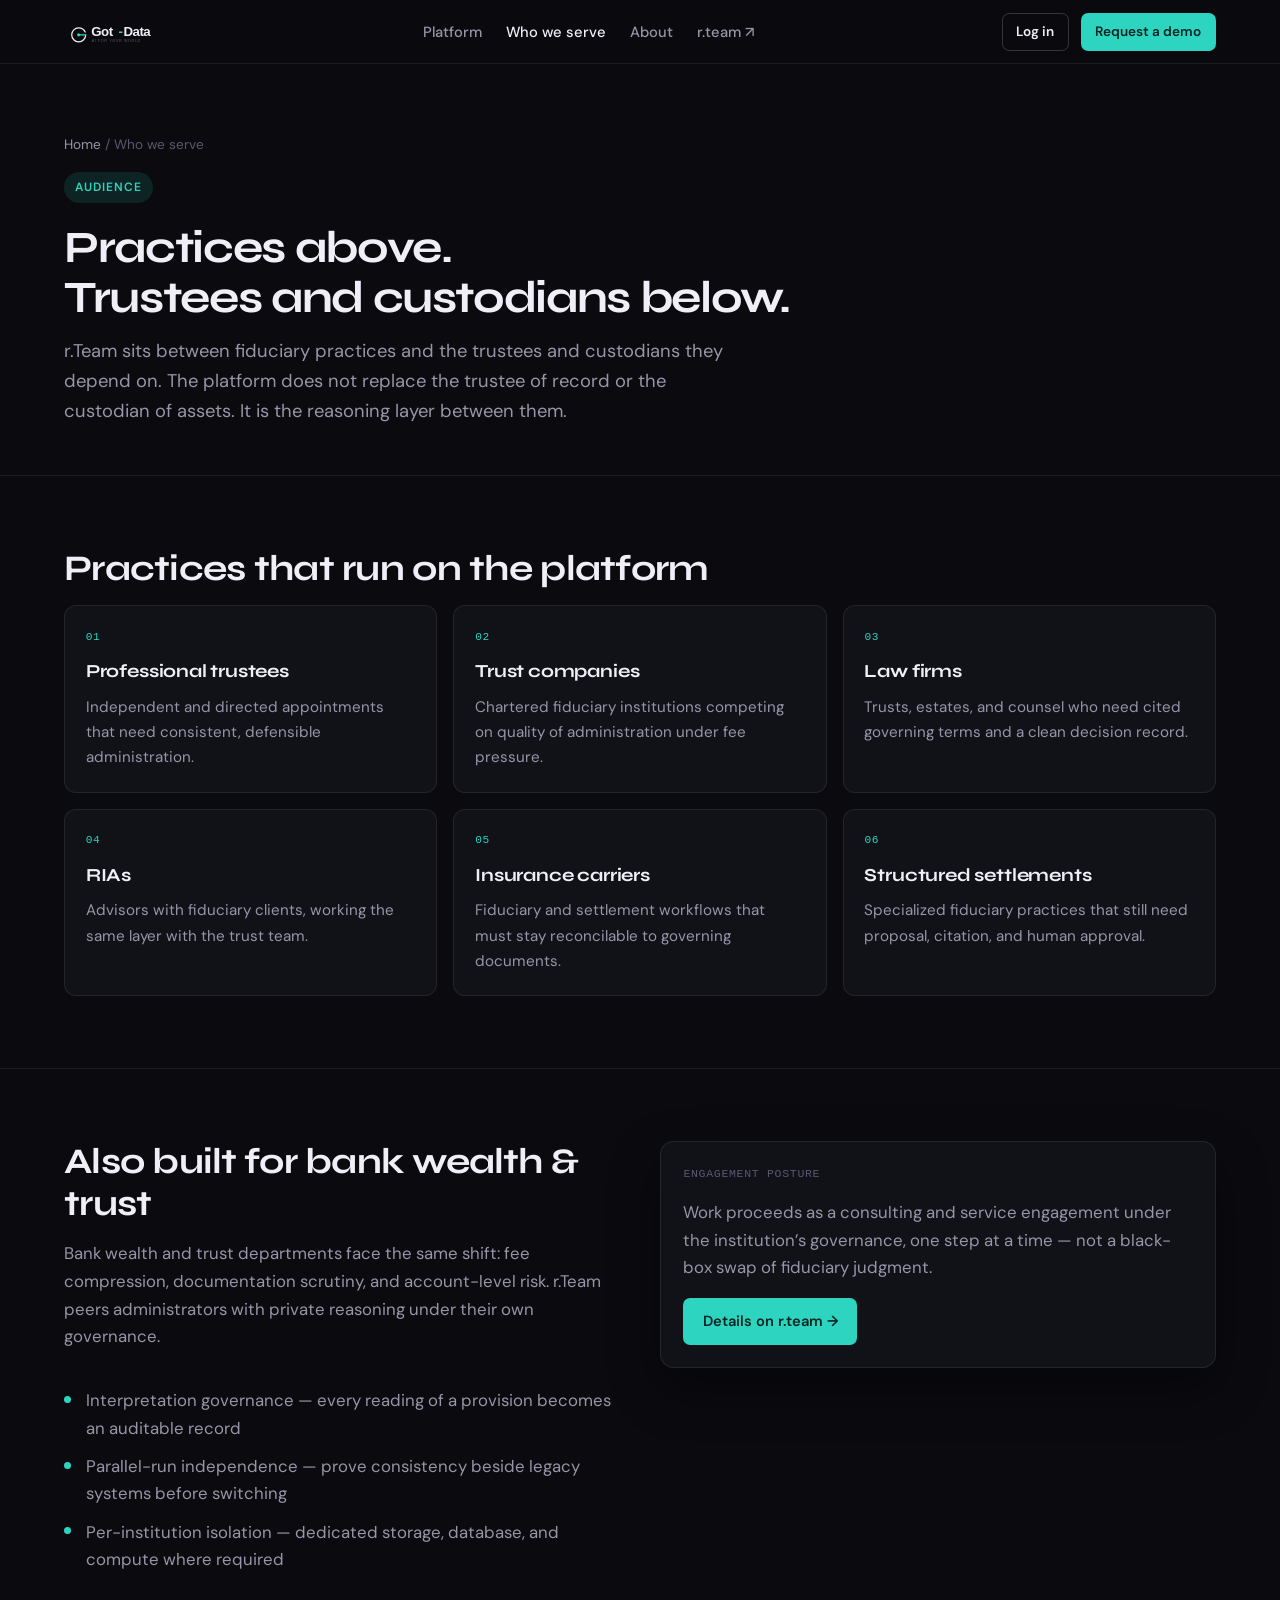
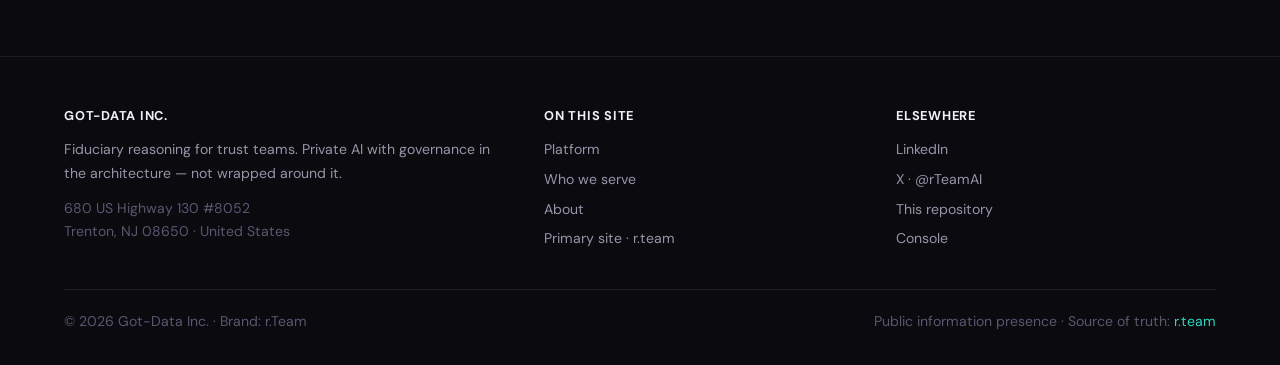
<file: who-we-serve.html>
<!DOCTYPE html>
<html lang="en">
<head>
  <meta charset="utf-8" />
  <meta name="viewport" content="width=device-width, initial-scale=1" />
  <meta name="theme-color" content="#2DD4BF" />
  <title>Who We Serve · r.Team by Got-Data</title>
  <meta name="description" content="r.Team serves professional trustees, trust companies, law firms, RIAs, insurance carriers, structured settlements, and bank wealth & trust." />
  <meta property="og:title" content="Who We Serve · r.Team by Got-Data" />
  <meta property="og:description" content="r.Team serves professional trustees, trust companies, law firms, RIAs, insurance carriers, structured settlements, and bank wealth & trust." />
  <meta property="og:type" content="website" />
  <meta property="og:url" content="https://steve-rteam.github.io/got-data/who-we-serve.html" />
  <meta property="og:site_name" content="r.Team by Got-Data Inc." />
  <link rel="canonical" href="https://steve-rteam.github.io/got-data/who-we-serve.html" />
  <link rel="icon" href="assets/icon.svg" type="image/svg+xml" />
  <link rel="preconnect" href="https://fonts.googleapis.com" />
  <link rel="preconnect" href="https://fonts.gstatic.com" crossorigin />
  <link href="https://fonts.googleapis.com/css2?family=DM+Sans:ital,opsz,wght@0,9..40,400;0,9..40,500;0,9..40,600;0,9..40,700;1,9..40,400&family=Syne:wght@600;700;800&display=swap" rel="stylesheet" />
  <link rel="stylesheet" href="css/site.css" />
  <script type="application/ld+json">
  {{
    "@context": "https://schema.org",
    "@type": "Organization",
    "name": "Got-Data Inc.",
    "alternateName": ["Got Data", "GotData", "r.Team"],
    "url": "https://r.team",
    "description": "Fiduciary Reasoning Platform built with agents at the core — for trust companies, RIAs, family offices, and bank wealth and trust departments.",
    "logo": "https://steve-rteam.github.io/got-data/assets/logo.svg",
    "brand": {{"@type": "Brand", "name": "r.Team"}},
    "founder": {{"@type": "Person", "name": "Steve Quinn", "jobTitle": "Founder & Context Architect"}},
    "sameAs": [
      "https://www.linkedin.com/company/got-data-inc",
      "https://x.com/rTeamAI",
      "https://github.com/steve-rteam/got-data"
    ],
    "address": {{
      "@type": "PostalAddress",
      "streetAddress": "680 US Highway 130 #8052",
      "addressLocality": "Trenton",
      "addressRegion": "NJ",
      "postalCode": "08650",
      "addressCountry": "US"
    }}
  }}
  </script>
</head>
<body>
  <a class="skip" href="#main">Skip to main content</a>
  <header class="site-header">
    <div class="container header-inner">
      <a class="brand" href="index.html" aria-label="r.Team home">
        <img src="assets/logo.svg" alt="r.Team — Got-Data Inc." height="28" />
      </a>
      <nav class="nav" aria-label="Primary">
        <a href="platform.html">Platform</a>
        <a href="who-we-serve.html" aria-current="page">Who we serve</a>
        <a href="about.html">About</a>
        <a href="https://r.team" rel="noopener">r.team ↗</a>
      </nav>
      <div class="header-cta">
        <a class="btn btn-ghost btn-sm" href="https://console.r.team" rel="noopener">Log in</a>
        <a class="btn btn-primary btn-sm" href="https://r.team/contact?intent=demo" rel="noopener">Request a demo</a>
      </div>
      <button class="nav-toggle" type="button" aria-expanded="false" aria-controls="mobile-nav" id="nav-toggle">Menu</button>
    </div>
    <div class="mobile-nav" id="mobile-nav" hidden>
      <a href="platform.html">Platform</a>
      <a href="who-we-serve.html">Who we serve</a>
      <a href="about.html">About</a>
      <a href="https://r.team" rel="noopener">r.team</a>
      <a href="https://r.team/contact?intent=demo" rel="noopener">Request a demo</a>
    </div>
  </header>
  <main id="main">

<section class="page-hero">
  <div class="container">
    <p class="crumbs"><a href="index.html">Home</a> / Who we serve</p>
    <span class="section-label">Audience</span>
    <h1>Practices above.<br/>Trustees and custodians below.</h1>
    <p class="lead">
      r.Team sits between fiduciary practices and the trustees and custodians they depend on.
      The platform does not replace the trustee of record or the custodian of assets.
      It is the reasoning layer between them.
    </p>
  </div>
</section>

<section>
  <div class="container">
    <h2 class="h2">Practices that run on the platform</h2>
    <div class="cards">
      <article class="card"><div class="meta">01</div><h3>Professional trustees</h3><p>Independent and directed appointments that need consistent, defensible administration.</p></article>
      <article class="card"><div class="meta">02</div><h3>Trust companies</h3><p>Chartered fiduciary institutions competing on quality of administration under fee pressure.</p></article>
      <article class="card"><div class="meta">03</div><h3>Law firms</h3><p>Trusts, estates, and counsel who need cited governing terms and a clean decision record.</p></article>
      <article class="card"><div class="meta">04</div><h3>RIAs</h3><p>Advisors with fiduciary clients, working the same layer with the trust team.</p></article>
      <article class="card"><div class="meta">05</div><h3>Insurance carriers</h3><p>Fiduciary and settlement workflows that must stay reconcilable to governing documents.</p></article>
      <article class="card"><div class="meta">06</div><h3>Structured settlements</h3><p>Specialized fiduciary practices that still need proposal, citation, and human approval.</p></article>
    </div>
  </div>
</section>

<section>
  <div class="container split">
    <div>
      <h2 class="h2">Also built for bank wealth &amp; trust</h2>
      <p class="section-intro">
        Bank wealth and trust departments face the same shift: fee compression, documentation scrutiny,
        and account-level risk. r.Team peers administrators with private reasoning under their own governance.
      </p>
      <ul class="list-check">
        <li>Interpretation governance — every reading of a provision becomes an auditable record</li>
        <li>Parallel-run independence — prove consistency beside legacy systems before switching</li>
        <li>Per-institution isolation — dedicated storage, database, and compute where required</li>
      </ul>
    </div>
    <div class="panel">
      <p class="panel-title">Engagement posture</p>
      <p style="margin:0;color:var(--text-secondary)">
        Work proceeds as a consulting and service engagement under the institution’s governance,
        one step at a time — not a black-box swap of fiduciary judgment.
      </p>
      <p style="margin:1rem 0 0">
        <a class="btn btn-primary" href="https://r.team/who-we-serve" rel="noopener">Details on r.team →</a>
      </p>
    </div>
  </div>
</section>

  </main>
  <footer class="site-footer">
    <div class="container">
      <div class="footer-grid">
        <div>
          <h4>Got-Data Inc.</h4>
          <p style="margin:0 0 0.75rem;color:var(--text-secondary);max-width:28rem">
            Fiduciary reasoning for trust teams. Private AI with governance in the architecture —
            not wrapped around it.
          </p>
          <p style="margin:0">680 US Highway 130 #8052<br/>Trenton, NJ 08650 · United States</p>
        </div>
        <div>
          <h4>On this site</h4>
          <a href="platform.html">Platform</a>
          <a href="who-we-serve.html">Who we serve</a>
          <a href="about.html">About</a>
          <a href="https://r.team" rel="noopener">Primary site · r.team</a>
        </div>
        <div>
          <h4>Elsewhere</h4>
          <a href="https://www.linkedin.com/company/got-data-inc" rel="noopener">LinkedIn</a>
          <a href="https://x.com/rTeamAI" rel="noopener">X · @rTeamAI</a>
          <a href="https://github.com/steve-rteam/got-data" rel="noopener">This repository</a>
          <a href="https://console.r.team" rel="noopener">Console</a>
        </div>
      </div>
      <div class="footer-bottom">
        <span>© 2026 Got-Data Inc. · Brand: r.Team</span>
        <span>Public information presence · Source of truth: <a href="https://r.team">r.team</a></span>
      </div>
    </div>
  </footer>
  <script>
    const btn = document.getElementById('nav-toggle');
    const panel = document.getElementById('mobile-nav');
    if (btn && panel) {
      btn.addEventListener('click', () => {
        const open = panel.classList.toggle('open');
        panel.hidden = !open;
        btn.setAttribute('aria-expanded', open ? 'true' : 'false');
      });
    }
  </script>
</body>
</html>
</file>
<file: css/site.css>
:root {
  --bg-base: #0a0a0f;
  --bg-surface: #111118;
  --bg-elevated: #1a1a24;
  --border: rgba(255, 255, 255, 0.08);
  --border-active: rgba(255, 255, 255, 0.18);
  --text-primary: #f0eff8;
  --text-secondary: #9895a8;
  --text-muted: #5a5770;
  --accent: #2dd4bf;
  --accent-dim: rgba(45, 212, 191, 0.12);
  --accent-hover: #25b8a6;
  --coral: #f97066;
  --purple: #a78bfa;
  --font-sans: "DM Sans", ui-sans-serif, system-ui, sans-serif;
  --font-display: "Syne", ui-sans-serif, system-ui, sans-serif;
  --font-mono: ui-monospace, "Cascadia Code", "Segoe UI Mono", Consolas, monospace;
  --max: 72rem;
  --header-h: 4rem;
  --ease: 0.2s ease;
}

*, *::before, *::after { box-sizing: border-box; }
html { scroll-behavior: smooth; }
body {
  margin: 0;
  font-family: var(--font-sans);
  font-size: 1.05rem;
  line-height: 1.65;
  color: var(--text-primary);
  background: var(--bg-base);
  -webkit-font-smoothing: antialiased;
}
img { max-width: 100%; display: block; }
a { color: var(--accent); text-decoration: none; transition: color var(--ease); }
a:hover { color: var(--accent-hover); }
.skip {
  position: absolute; left: -9999px;
}
.skip:focus {
  left: 1rem; top: 1rem; z-index: 100;
  background: var(--accent); color: #0a0a0f; padding: 0.5rem 1rem; border-radius: 0.35rem;
}

.container { width: min(100% - 2.5rem, var(--max)); margin-inline: auto; }

/* Header */
.site-header {
  position: sticky; top: 0; z-index: 50;
  height: var(--header-h);
  border-bottom: 1px solid var(--border);
  background: rgba(10, 10, 15, 0.85);
  backdrop-filter: blur(14px);
}
.header-inner {
  height: var(--header-h);
  display: flex; align-items: center; justify-content: space-between; gap: 1.5rem;
}
.brand { display: flex; align-items: center; gap: 0.75rem; color: var(--text-primary); }
.brand img { height: 1.75rem; width: auto; }
.brand-mark {
  width: 2rem; height: 2rem; border-radius: 0.45rem;
  background: var(--bg-elevated); border: 1px solid var(--border);
}
.brand span { font-family: var(--font-display); font-weight: 700; letter-spacing: -0.02em; font-size: 1.1rem; }
.brand small { display: block; font-size: 0.65rem; color: var(--text-muted); font-weight: 500; letter-spacing: 0.04em; text-transform: uppercase; margin-top: -0.15rem; }

.nav { display: flex; gap: 1.5rem; align-items: center; }
.nav a { color: var(--text-secondary); font-size: 0.92rem; font-weight: 500; }
.nav a:hover, .nav a[aria-current="page"] { color: var(--text-primary); }
.header-cta { display: flex; gap: 0.75rem; align-items: center; }
.btn {
  display: inline-flex; align-items: center; justify-content: center;
  padding: 0.65rem 1.15rem; border-radius: 0.45rem; font-weight: 600; font-size: 0.92rem;
  border: 1px solid transparent; transition: background var(--ease), border-color var(--ease), color var(--ease);
}
.btn-primary { background: var(--accent); color: #062522; }
.btn-primary:hover { background: var(--accent-hover); color: #062522; }
.btn-ghost { background: transparent; color: var(--text-primary); border-color: var(--border-active); }
.btn-ghost:hover { border-color: var(--accent); color: var(--accent); }
.btn-sm { padding: 0.45rem 0.85rem; font-size: 0.85rem; }

.nav-toggle {
  display: none; background: none; border: 1px solid var(--border); color: var(--text-primary);
  border-radius: 0.4rem; padding: 0.4rem 0.55rem; cursor: pointer;
}
.mobile-nav {
  display: none; flex-direction: column; gap: 0.25rem;
  padding: 1rem 1.25rem 1.25rem; border-bottom: 1px solid var(--border);
  background: var(--bg-surface);
}
.mobile-nav.open { display: flex; }
.mobile-nav a { color: var(--text-secondary); padding: 0.55rem 0; font-weight: 500; }

@media (max-width: 860px) {
  .nav, .header-cta { display: none; }
  .nav-toggle { display: inline-flex; }
}

/* Hero */
.hero {
  position: relative;
  padding: 5.5rem 0 4.5rem;
  overflow: hidden;
  border-bottom: 1px solid var(--border);
}
.hero::before {
  content: "";
  position: absolute; inset: 0;
  background: radial-gradient(ellipse 80% 50% at 50% -10%, rgba(45, 212, 191, 0.15), transparent);
  pointer-events: none;
}
.section-label {
  display: inline-block;
  font-size: 0.75rem; font-weight: 600; letter-spacing: 0.08em; text-transform: uppercase;
  color: var(--accent); background: var(--accent-dim);
  padding: 0.35rem 0.7rem; border-radius: 999px; margin-bottom: 1.25rem;
}
.hero h1 {
  font-family: var(--font-display);
  font-size: clamp(2.4rem, 5vw, 3.75rem);
  line-height: 1.08; letter-spacing: -0.03em; font-weight: 700;
  margin: 0 0 1.25rem; max-width: 16ch;
}
.hero h1 .accent { color: var(--accent); }
.lead {
  font-size: 1.15rem; color: var(--text-secondary); max-width: 42rem; margin: 0 0 1rem;
}
.hero-actions { display: flex; flex-wrap: wrap; gap: 0.75rem; margin-top: 1.75rem; }
.hero-grid {
  display: grid; grid-template-columns: 1.2fr 1fr; gap: 3rem; align-items: center;
}
@media (max-width: 900px) { .hero-grid { grid-template-columns: 1fr; } }

.panel {
  background: var(--bg-surface);
  border: 1px solid var(--border);
  border-radius: 0.85rem;
  padding: 1.35rem 1.4rem;
  box-shadow: 0 20px 50px rgba(0,0,0,0.35);
}
.panel-title {
  font-family: var(--font-mono); font-size: 0.72rem; letter-spacing: 0.06em;
  text-transform: uppercase; color: var(--text-muted); margin: 0 0 1rem;
}
.gate { display: grid; gap: 0.85rem; }
.gate-item {
  display: grid; grid-template-columns: auto 1fr; gap: 0.75rem; align-items: start;
  padding-bottom: 0.85rem; border-bottom: 1px solid var(--border);
}
.gate-item:last-child { border-bottom: 0; padding-bottom: 0; }
.gate-num {
  font-family: var(--font-mono); font-size: 0.75rem; color: var(--accent);
  background: var(--accent-dim); width: 1.6rem; height: 1.6rem;
  display: grid; place-items: center; border-radius: 0.35rem; margin-top: 0.1rem;
}
.gate-item strong { display: block; font-size: 0.95rem; margin-bottom: 0.15rem; }
.gate-item span { color: var(--text-secondary); font-size: 0.88rem; line-height: 1.45; }

/* Sections */
section { padding: 4.5rem 0; border-bottom: 1px solid var(--border); }
section.tight { padding: 3rem 0; }
.h2 {
  font-family: var(--font-display); font-size: clamp(1.7rem, 3vw, 2.25rem);
  letter-spacing: -0.02em; line-height: 1.15; margin: 0 0 1rem;
}
.section-intro { color: var(--text-secondary); max-width: 40rem; margin: 0 0 2.25rem; }

.cards {
  display: grid; grid-template-columns: repeat(3, 1fr); gap: 1rem;
}
@media (max-width: 900px) { .cards { grid-template-columns: 1fr; } }
.card {
  background: var(--bg-surface); border: 1px solid var(--border);
  border-radius: 0.75rem; padding: 1.35rem 1.3rem;
  transition: border-color var(--ease), transform var(--ease);
}
.card:hover { border-color: var(--border-active); transform: translateY(-2px); }
.card h3 {
  font-family: var(--font-display); font-size: 1.15rem; margin: 0 0 0.5rem; letter-spacing: -0.01em;
}
.card p { margin: 0; color: var(--text-secondary); font-size: 0.95rem; }
.card .meta {
  font-family: var(--font-mono); font-size: 0.7rem; letter-spacing: 0.05em;
  text-transform: uppercase; color: var(--accent); margin-bottom: 0.65rem;
}

.split {
  display: grid; grid-template-columns: 1fr 1fr; gap: 2.5rem; align-items: start;
}
@media (max-width: 800px) { .split { grid-template-columns: 1fr; } }

.stack-layers { display: grid; gap: 0.65rem; }
.layer {
  border: 1px solid var(--border); border-radius: 0.65rem; padding: 1rem 1.15rem;
  background: var(--bg-surface);
}
.layer.mid {
  border-color: rgba(45, 212, 191, 0.35);
  background: linear-gradient(180deg, rgba(45,212,191,0.08), var(--bg-surface));
}
.layer .label { font-family: var(--font-mono); font-size: 0.7rem; color: var(--text-muted); text-transform: uppercase; letter-spacing: 0.06em; }
.layer .title { font-weight: 650; margin: 0.2rem 0 0.35rem; }
.layer .chips { display: flex; flex-wrap: wrap; gap: 0.4rem; }
.chip {
  font-size: 0.78rem; color: var(--text-secondary);
  border: 1px solid var(--border); border-radius: 999px; padding: 0.2rem 0.55rem;
}
.layer.mid .chip { border-color: rgba(45,212,191,0.3); color: var(--accent); }

.quote {
  border-left: 3px solid var(--accent);
  padding: 0.25rem 0 0.25rem 1.25rem;
  color: var(--text-secondary);
  font-size: 1.08rem;
  margin: 0;
}
.founder {
  display: grid; grid-template-columns: auto 1fr; gap: 1.25rem; align-items: start;
  background: var(--bg-surface); border: 1px solid var(--border); border-radius: 0.85rem; padding: 1.5rem;
}
.avatar {
  width: 4rem; height: 4rem; border-radius: 999px;
  background: linear-gradient(135deg, var(--accent-dim), rgba(167,139,250,0.2));
  border: 1px solid var(--border); display: grid; place-items: center;
  font-family: var(--font-display); font-weight: 700; color: var(--accent); font-size: 1.2rem;
}
.founder h3 { margin: 0 0 0.15rem; font-family: var(--font-display); }
.founder .role { color: var(--accent); font-size: 0.85rem; margin-bottom: 0.65rem; }
.founder p { margin: 0; color: var(--text-secondary); font-size: 0.95rem; }

.stats {
  display: grid; grid-template-columns: repeat(3, 1fr); gap: 1rem;
}
@media (max-width: 700px) { .stats { grid-template-columns: 1fr; } }
.stat {
  padding: 1.25rem; border-radius: 0.75rem; background: var(--bg-surface); border: 1px solid var(--border);
}
.stat strong {
  display: block; font-family: var(--font-display); font-size: 1.75rem; letter-spacing: -0.02em; color: var(--accent);
}
.stat span { color: var(--text-secondary); font-size: 0.9rem; }

.cta-band {
  background:
    radial-gradient(ellipse 70% 80% at 80% 50%, rgba(45,212,191,0.12), transparent),
    var(--bg-surface);
  border: 1px solid var(--border);
  border-radius: 1rem;
  padding: 2.5rem;
  display: flex; flex-wrap: wrap; gap: 1.5rem; align-items: center; justify-content: space-between;
}
.cta-band h2 { margin: 0 0 0.4rem; font-family: var(--font-display); font-size: 1.75rem; letter-spacing: -0.02em; }
.cta-band p { margin: 0; color: var(--text-secondary); max-width: 32rem; }

/* Footer */
.site-footer {
  padding: 3rem 0 2rem;
  color: var(--text-muted); font-size: 0.88rem;
}
.footer-grid {
  display: grid; grid-template-columns: 1.4fr 1fr 1fr; gap: 2rem;
  margin-bottom: 2rem;
}
@media (max-width: 700px) { .footer-grid { grid-template-columns: 1fr; } }
.footer-grid h4 {
  color: var(--text-primary); font-size: 0.8rem; text-transform: uppercase;
  letter-spacing: 0.06em; margin: 0 0 0.75rem;
}
.footer-grid a { display: block; color: var(--text-secondary); margin-bottom: 0.4rem; }
.footer-grid a:hover { color: var(--accent); }
.footer-bottom {
  border-top: 1px solid var(--border); padding-top: 1.25rem;
  display: flex; flex-wrap: wrap; gap: 0.75rem; justify-content: space-between;
}

.page-hero { padding: 3.5rem 0 2rem; border-bottom: 1px solid var(--border); }
.page-hero h1 {
  font-family: var(--font-display); font-size: clamp(2rem, 4vw, 2.8rem);
  letter-spacing: -0.03em; margin: 0 0 0.85rem; line-height: 1.1;
}
.crumbs { font-size: 0.85rem; color: var(--text-muted); margin-bottom: 1rem; }
.crumbs a { color: var(--text-secondary); }

.list-check { list-style: none; padding: 0; margin: 0; }
.list-check li {
  position: relative; padding-left: 1.4rem; margin-bottom: 0.65rem; color: var(--text-secondary);
}
.list-check li::before {
  content: ""; position: absolute; left: 0; top: 0.55rem;
  width: 0.45rem; height: 0.45rem; border-radius: 999px; background: var(--accent);
}

code, .mono { font-family: var(--font-mono); font-size: 0.88em; }
</file>
